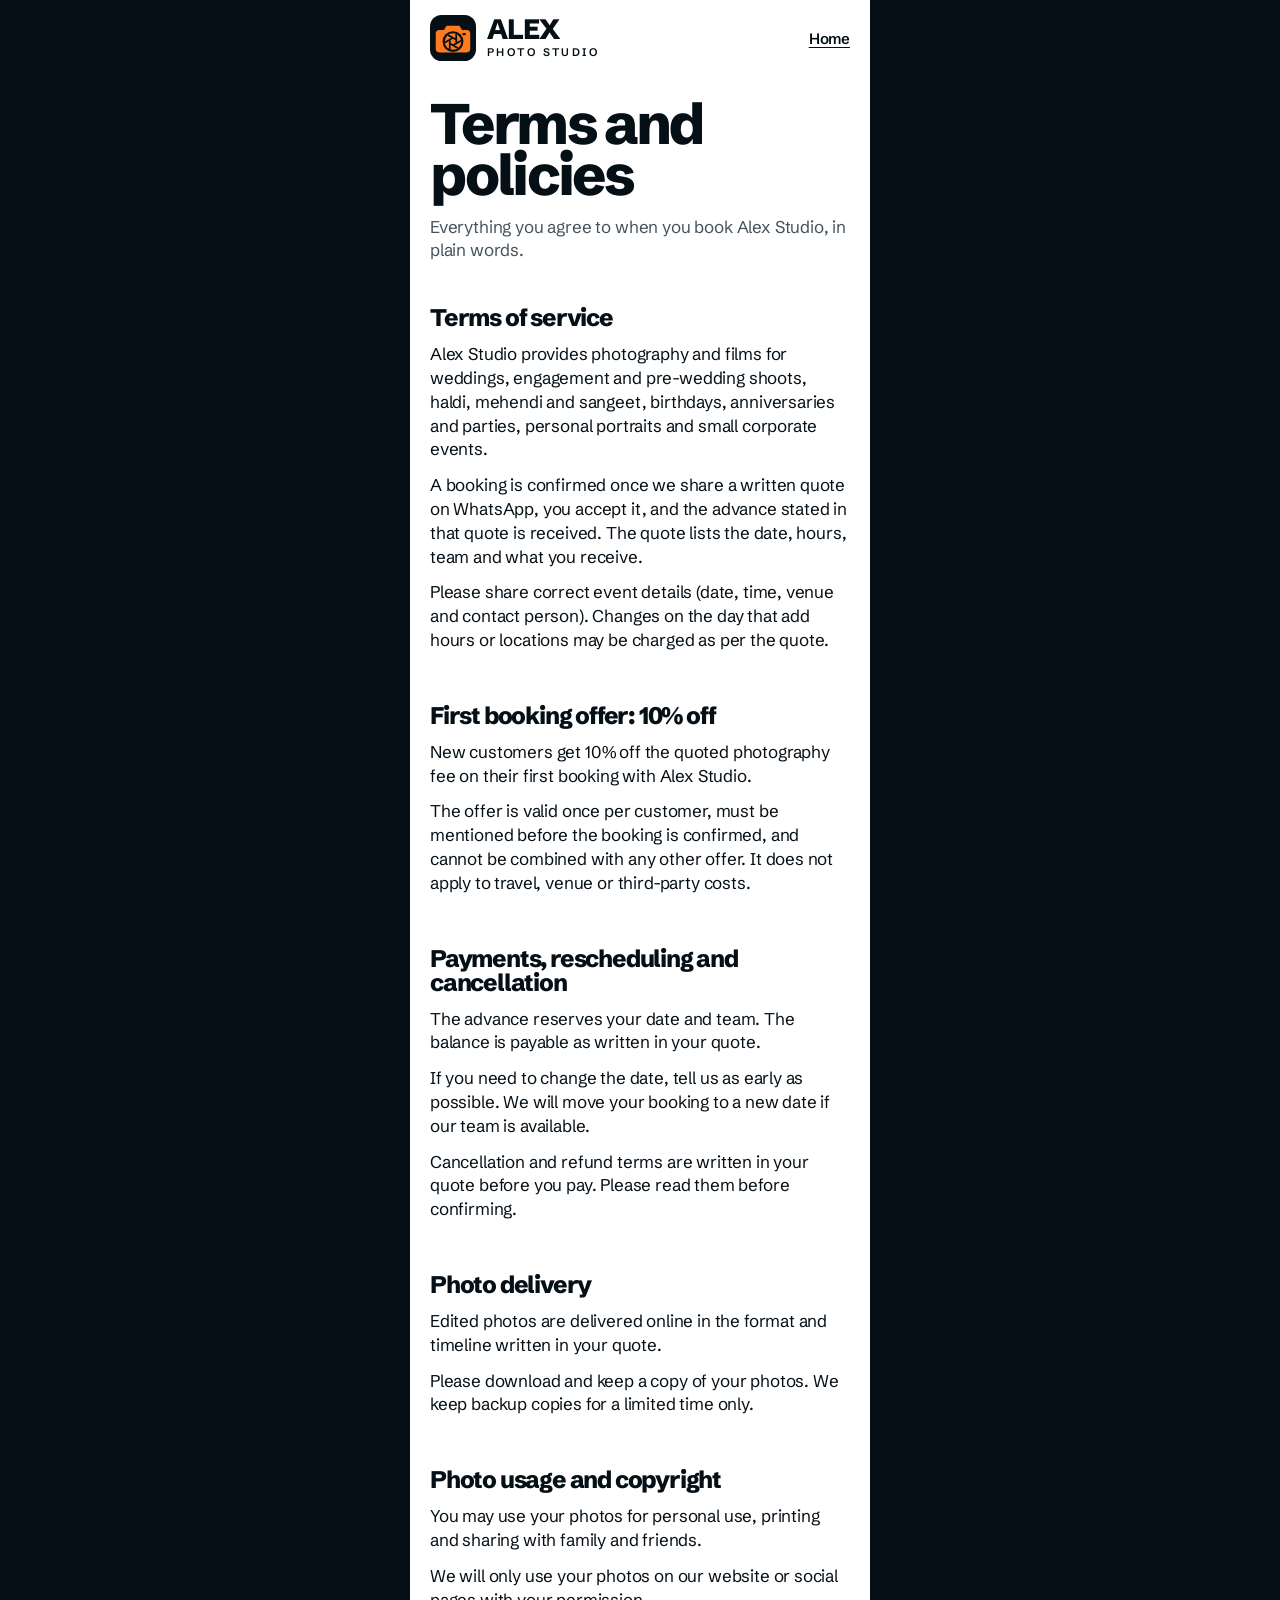
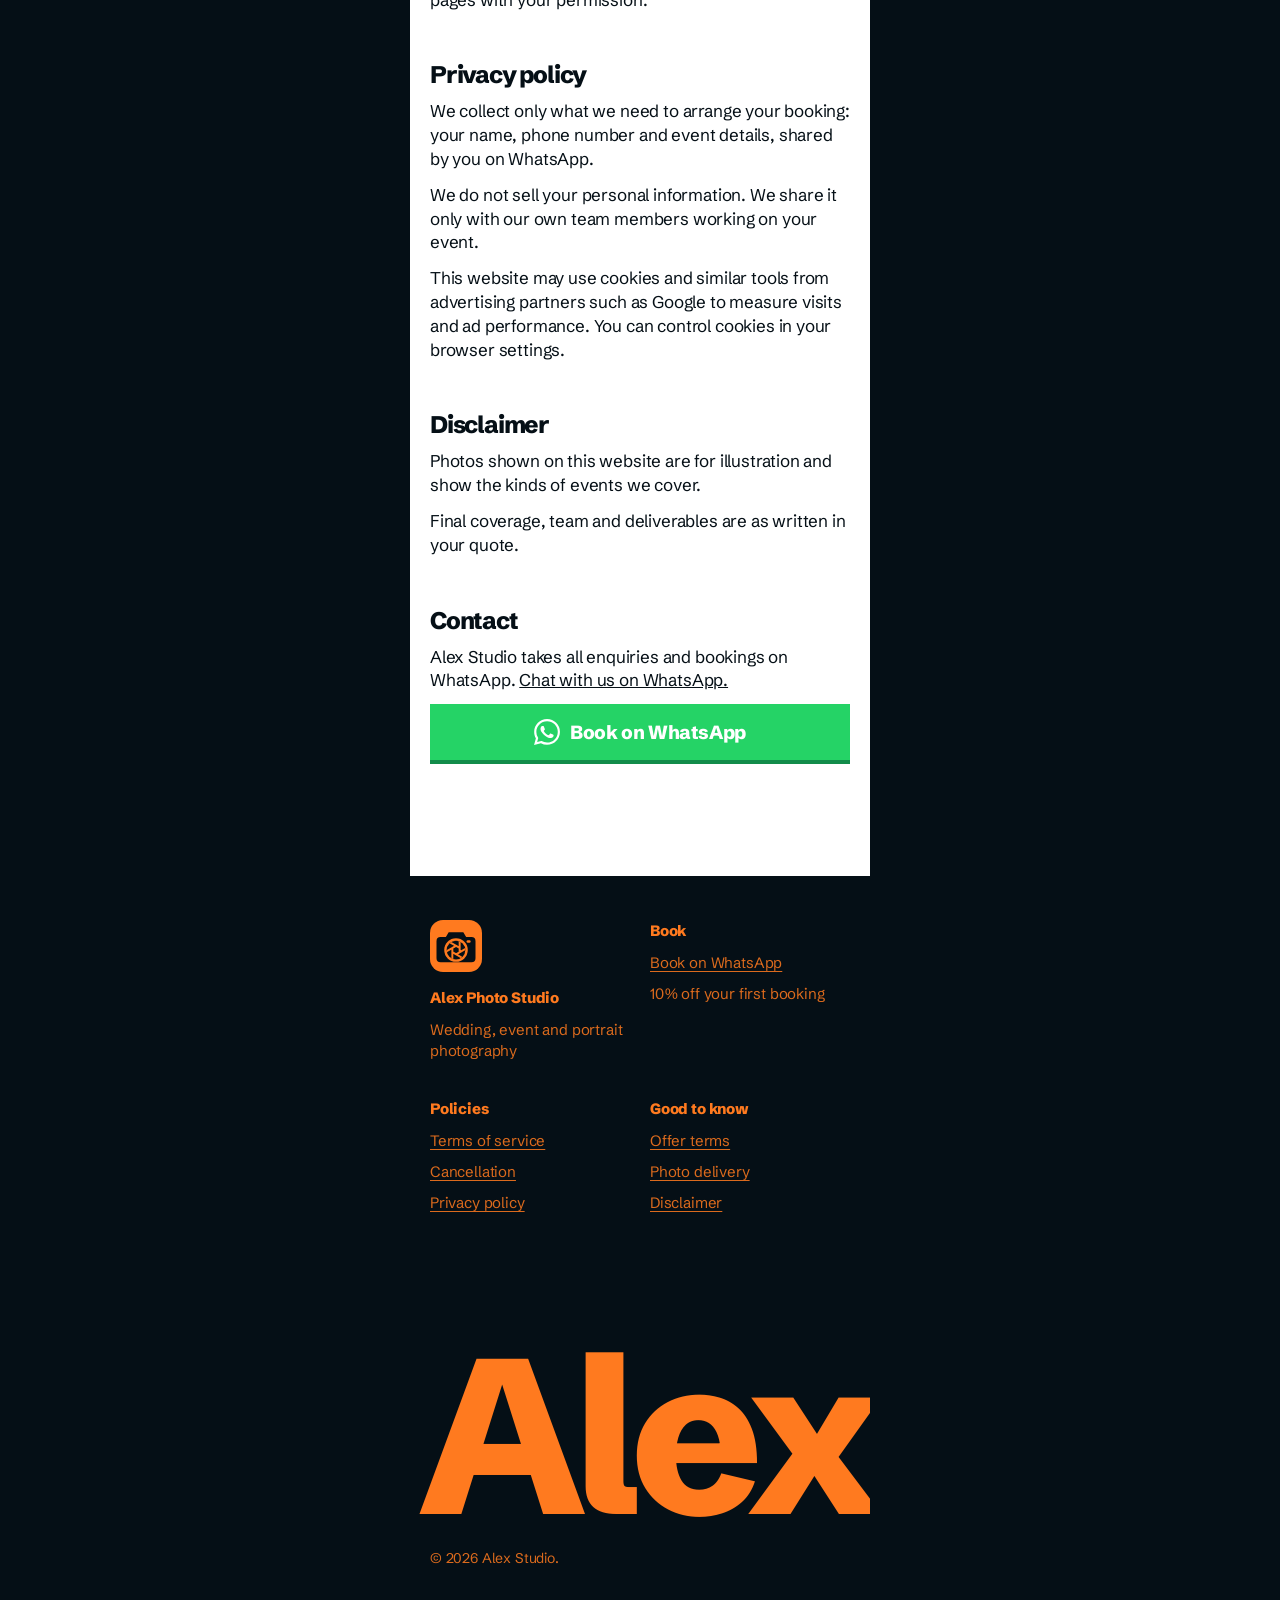
<file: policies.html>
<!doctype html>
<html lang="en">
    <head>
        <meta charset="utf-8">
        <meta name="viewport" content="width=device-width,initial-scale=1,viewport-fit=cover">
        <title>Terms and policies | Alex Studio</title>
        <meta name="theme-color" content="#ffffff">
        <link rel="icon" type="image/svg+xml" href="data:image/svg+xml,%3Csvg xmlns='http://www.w3.org/2000/svg' viewBox='0 0 64 64'%3E%3Crect width='64' height='64' rx='16' fill='%23050f16'/%3E%3Cpath d='M23 15h18l3.5 6H51a5 5 0 0 1 5 5v21a5 5 0 0 1-5 5H13a5 5 0 0 1-5-5V26a5 5 0 0 1 5-5h6.5z' fill='%23ff7a1f'/%3E%3Ccircle cx='32' cy='37' r='14.5' fill='%23050f16'/%3E%3Ccircle cx='32' cy='37' r='11.5' fill='%23ff7a1f'/%3E%3C/svg%3E">
        <link rel="preconnect" href="https://fonts.googleapis.com">
        <link rel="preconnect" href="https://fonts.gstatic.com" crossorigin>
        <link href="https://fonts.googleapis.com/css2?family=Schibsted+Grotesk:wght@400;600;800&display=swap" rel="stylesheet">
        <link rel="stylesheet" href="styles.css">
    </head>
    <body>
        <svg width="0" height="0" style="position:absolute" aria-hidden="true">
            <symbol id="wa" viewBox="0 0 24 24">
                <path d="M17.472 14.382c-.297-.149-1.758-.867-2.03-.967-.273-.099-.471-.148-.67.15-.197.297-.767.966-.94 1.164-.173.199-.347.223-.644.075-.297-.15-1.255-.463-2.39-1.475-.883-.788-1.48-1.761-1.653-2.059-.173-.297-.018-.458.13-.606.134-.133.298-.347.446-.52.149-.174.198-.298.298-.497.099-.198.05-.371-.025-.52-.075-.149-.669-1.612-.916-2.207-.242-.579-.487-.5-.669-.51-.173-.008-.371-.01-.57-.01-.198 0-.52.074-.792.372-.272.297-1.04 1.016-1.04 2.479 0 1.462 1.065 2.875 1.213 3.074.149.198 2.096 3.2 5.077 4.487.709.306 1.262.489 1.694.625.712.227 1.36.195 1.871.118.571-.085 1.758-.719 2.006-1.413.248-.694.248-1.289.173-1.413-.074-.124-.272-.198-.57-.347m-5.421 7.403h-.004a9.87 9.87 0 01-5.031-1.378l-.361-.214-3.741.982.998-3.648-.235-.374a9.86 9.86 0 01-1.51-5.26c.001-5.45 4.436-9.884 9.888-9.884 2.64 0 5.122 1.03 6.988 2.898a9.825 9.825 0 012.893 6.994c-.003 5.45-4.437 9.884-9.885 9.884m8.413-18.297A11.815 11.815 0 0012.05 0C5.495 0 .16 5.335.157 11.892c0 2.096.547 4.142 1.588 5.945L.057 24l6.305-1.654a11.882 11.882 0 005.683 1.448h.005c6.554 0 11.89-5.335 11.893-11.893a11.821 11.821 0 00-3.48-8.413Z"/>
            </symbol>
        </svg>
        <div class="page">
            <main class="pol">
                <div class="top">
                    <a class="logo" href="./" aria-label="Alex Studio home">
                        <svg class="mk" viewBox="0 0 64 64" width="46" height="46" aria-hidden="true">
                            <defs>
                                <clipPath id="L4605p">
                                    <circle cx="32" cy="37" r="11.5"/>
                                </clipPath>
                            </defs>
                            <rect width="64" height="64" rx="16" fill="#050f16"/>
                            <path d="M23 15h18l3.5 6H51a5 5 0 0 1 5 5v21a5 5 0 0 1-5 5H13a5 5 0 0 1-5-5V26a5 5 0 0 1 5-5h6.5z" fill="#ff7a1f"/>
                            <circle cx="32" cy="37" r="14.5" fill="#050f16"/>
                            <circle cx="32" cy="37" r="11.5" fill="#ff7a1f"/>
                            <path clip-path="url(#L4605p)" d="M36.50 34.40L19.19 24.40M36.50 39.60L36.50 19.60M32.00 42.20L49.32 32.20M27.50 39.60L44.81 49.60M27.50 34.40L27.50 54.40M32.00 31.80L14.68 41.80" stroke="#050f16" stroke-width="2.4" stroke-linecap="round"/>
                            <rect x="45" y="25" width="5" height="3" rx="1.5" fill="#050f16"/>
                        </svg>
                        <span>
                            <b>ALEX</b>
                            <small>PHOTO STUDIO</small>
                        </span>
                    </a>
                    <a href="./">Home</a>
                </div>
                <h1>Terms and policies</h1>
                <p>Everything you agree to when you book Alex Studio, in plain words.</p>

                <section id="terms">
                    <h2>Terms of service</h2>
                    <p>Alex Studio provides photography and films for weddings, engagement and pre-wedding shoots, haldi, mehendi and sangeet, birthdays, anniversaries and parties, personal portraits and small corporate events.</p>
                    <p>A booking is confirmed once we share a written quote on WhatsApp, you accept it, and the advance stated in that quote is received. The quote lists the date, hours, team and what you receive.</p>
                    <p>Please share correct event details (date, time, venue and contact person). Changes on the day that add hours or locations may be charged as per the quote.</p>
                </section>

                <section id="offer">
                    <h2>First booking offer: 10% off</h2>
                    <p>New customers get 10% off the quoted photography fee on their first booking with Alex Studio.</p>
                    <p>The offer is valid once per customer, must be mentioned before the booking is confirmed, and cannot be combined with any other offer. It does not apply to travel, venue or third-party costs.</p>
                </section>

                <section id="payments">
                    <h2>Payments, rescheduling and cancellation</h2>
                    <p>The advance reserves your date and team. The balance is payable as written in your quote.</p>
                    <p>If you need to change the date, tell us as early as possible. We will move your booking to a new date if our team is available.</p>
                    <p>Cancellation and refund terms are written in your quote before you pay. Please read them before confirming.</p>
                </section>

                <section id="delivery">
                    <h2>Photo delivery</h2>
                    <p>Edited photos are delivered online in the format and timeline written in your quote.</p>
                    <p>Please download and keep a copy of your photos. We keep backup copies for a limited time only.</p>
                </section>

                <section id="copyright">
                    <h2>Photo usage and copyright</h2>
                    <p>You may use your photos for personal use, printing and sharing with family and friends.</p>
                    <p>We will only use your photos on our website or social pages with your permission.</p>
                </section>

                <section id="privacy">
                    <h2>Privacy policy</h2>
                    <p>We collect only what we need to arrange your booking: your name, phone number and event details, shared by you on WhatsApp.</p>
                    <p>We do not sell your personal information. We share it only with our own team members working on your event.</p>
                    <p>This website may use cookies and similar tools from advertising partners such as Google to measure visits and ad performance. You can control cookies in your browser settings.</p>
                </section>

                <section id="disclaimer">
                    <h2>Disclaimer</h2>
                    <p>Photos shown on this website are for illustration and show the kinds of events we cover.</p>
                    <p>Final coverage, team and deliverables are as written in your quote.</p>
                </section>

                <section id="contact">
                    <h2>Contact</h2>
                    <p>Alex Studio takes all enquiries and bookings on WhatsApp. <a href="https://wa.me/917024883003?text=Hi%20Alex%20Studio!%20I%20have%20an%20enquiry." target="_blank" rel="noopener">Chat with us on WhatsApp.</a></p>
                    <a class="btn" href="https://wa.me/917024883003?text=Hi%20Alex%20Studio!%20I%20want%20to%20book%20a%20shoot." target="_blank" rel="noopener">
                        <svg class="wi" viewBox="0 0 24 24" width="24" height="24" aria-hidden="true" fill="currentColor">
                            <use href="#wa"/>
                        </svg>
                        <span>Book on WhatsApp</span>
                    </a>
                </section>
            </main>

            <footer class="k">
                <div class="cols">
                    <div>
                        <svg class="mk" viewBox="0 0 64 64" width="52" height="52" aria-hidden="true">
                            <defs>
                                <clipPath id="L52ffp">
                                    <circle cx="32" cy="37" r="11.5"/>
                                </clipPath>
                            </defs>
                            <rect width="64" height="64" rx="16" fill="#ff7a1f"/>
                            <path d="M23 15h18l3.5 6H51a5 5 0 0 1 5 5v21a5 5 0 0 1-5 5H13a5 5 0 0 1-5-5V26a5 5 0 0 1 5-5h6.5z" fill="#050f16"/>
                            <circle cx="32" cy="37" r="14.5" fill="#ff7a1f"/>
                            <circle cx="32" cy="37" r="11.5" fill="#050f16"/>
                            <path clip-path="url(#L52ffp)" d="M36.50 34.40L19.19 24.40M36.50 39.60L36.50 19.60M32.00 42.20L49.32 32.20M27.50 39.60L44.81 49.60M27.50 34.40L27.50 54.40M32.00 31.80L14.68 41.80" stroke="#ff7a1f" stroke-width="2.4" stroke-linecap="round"/>
                            <rect x="45" y="25" width="5" height="3" rx="1.5" fill="#ff7a1f"/>
                        </svg>
                        <b>Alex Photo Studio</b>
                        <span>Wedding, event and portrait photography</span>
                    </div>
                    <div>
                        <b>Book</b>
                        <a href="https://wa.me/917024883003?text=Hi%20Alex%20Studio!%20I%20want%20to%20book%20a%20shoot." target="_blank" rel="noopener">Book on WhatsApp</a>
                        <span>10% off your first booking</span>
                    </div>
                    <div>
                        <b>Policies</b>
                        <a href="#terms">Terms of service</a>
                        <a href="#payments">Cancellation</a>
                        <a href="#privacy">Privacy policy</a>
                    </div>
                    <div>
                        <b>Good to know</b>
                        <a href="#offer">Offer terms</a>
                        <a href="#delivery">Photo delivery</a>
                        <a href="#disclaimer">Disclaimer</a>
                    </div>
                </div>
                <div class="mon big" aria-hidden="true">Alex</div>
                <p class="legal" style="padding-bottom:44px">&copy; 2026 Alex Studio.</p>
            </footer>
        </div>
    </body>
</html>
</file>
<file: styles.css>
:root{--bg:#ff7a1f;--ink:#050f16;--muted:#5a2306;--white:#ffffff;--soft:#46525a;--m:20px;
--small:.875rem;--body:1.0625rem;--lead:1.25rem;--head:1.75rem}
*{box-sizing:border-box;margin:0;padding:0}
html{background:var(--ink);-webkit-text-size-adjust:100%;scroll-behavior:smooth}
body{font-family:"Schibsted Grotesk",system-ui,-apple-system,"Segoe UI",Roboto,Arial,sans-serif;font-size:var(--body);line-height:1.4;letter-spacing:-.01em;color:var(--ink);-webkit-font-smoothing:antialiased}
.page{width:min(100%,460px);margin-inline:auto;background:var(--bg);container-type:inline-size;overflow:hidden;position:relative}
a{color:inherit}
img{display:block;width:100%;height:auto}
:focus-visible{outline:3px solid currentColor;outline-offset:3px}
h1,h2,.big{font-weight:800;letter-spacing:-.05em;line-height:.9}
h2{font-size:var(--head);line-height:1}
section,footer{padding:72px var(--m)}
.o{background:var(--bg);color:var(--ink)}
.w{background:var(--white);color:var(--ink)}
.k{background:var(--ink);color:var(--bg)}

/* button: one shape everywhere */
.btn{display:flex;align-items:center;justify-content:center;gap:10px;min-height:60px;padding:0 20px;background:#25d366;color:#fff;font-weight:800;font-size:1.1875rem;letter-spacing:-.02em;text-decoration:none;white-space:nowrap;touch-action:manipulation;transition:transform .15s ease,background-color .15s ease,color .15s ease}
.btn:active{transform:scale(.97)}
.btn{border-bottom:4px solid #128c4a}
.btn .wi{width:26px;height:26px}
@media (hover:hover){.btn:hover{background:#1ebe5a}}
.wi{flex:none}

/* hero */
.hero{display:flex;flex-direction:column;padding:0 var(--m)}
.top{display:flex;justify-content:space-between;align-items:center;height:76px;font-weight:600;font-size:.9375rem}
.top a{text-decoration:none;padding:12px 0}
.top a:last-child{text-decoration:underline;text-underline-offset:3px}
.logo{display:flex;align-items:center;gap:11px}
.logo .mk{flex:none}
.logo b{display:block;font-size:1.75rem;font-weight:800;letter-spacing:-.04em;line-height:.85}
.logo small{display:block;font-size:.6875rem;font-weight:600;letter-spacing:.22em;line-height:1;margin-top:5px}
.cols .mk{margin-bottom:10px}
h1{font-size:10.4vw;font-size:10.4cqw;margin-top:22px}
h1 span{display:block;white-space:nowrap}
.lead{font-size:var(--lead);line-height:1.25;font-weight:600;margin-top:18px;max-width:22em}
.hero .btn{margin-top:24px}
.coupon{margin-top:14px;background:var(--ink);color:#fff;border-radius:8px;
-webkit-mask:radial-gradient(circle 13px at 0 132px,#0000 97%,#000) left/51% 100% no-repeat,radial-gradient(circle 13px at 100% 132px,#0000 97%,#000) right/51% 100% no-repeat;
mask:radial-gradient(circle 13px at 0 132px,#0000 97%,#000) left/51% 100% no-repeat,radial-gradient(circle 13px at 100% 132px,#0000 97%,#000) right/51% 100% no-repeat}
.cp-top{height:132px;display:flex;align-items:flex-end;gap:12px;padding:0 22px 16px}
.cp-n{font-size:118px;font-weight:800;letter-spacing:-.06em;line-height:.78;color:#ffd84d}
.cp-off{display:flex;flex-direction:column;padding-bottom:2px}
.cp-off b{font-size:2.5rem;font-weight:800;letter-spacing:-.04em;line-height:.85;color:#fff}
.cp-off small{font-size:.9375rem;font-weight:600;color:#ffd84d;margin-top:6px}
.cp-bot{border-top:2px dashed rgba(255,255,255,.35);margin:0 18px;padding:14px 4px 18px}
.cp-bot b{display:block;font-size:1.0625rem;font-weight:800;letter-spacing:-.02em;line-height:1.25}
.cp-bot span{display:block;font-size:.9375rem;opacity:.82;margin-top:4px;line-height:1.35}
.mon{margin-top:30px;font-size:48vw;font-size:48cqw;line-height:.74;white-space:nowrap;margin-left:-.05em;margin-bottom:-.115em;transform-origin:0 100%;user-select:none}

/* specialities */
.specs h2{margin-bottom:36px}
.spec{margin-bottom:28px}
.spec b{display:block;font-size:var(--lead);font-weight:800;letter-spacing:-.03em}
.spec span{color:var(--soft)}
.guide{background:var(--bg);margin:44px calc(var(--m) * -1) -72px;padding:36px var(--m)}
.guide p:first-child{font-size:var(--head);font-weight:800;letter-spacing:-.05em;line-height:1}
.guide p+p{margin-top:12px;color:var(--muted);font-weight:600}

/* poster list */
.list{padding-top:80px;padding-bottom:64px}
.list h2{margin-bottom:34px}
.list li{list-style:none}
.list b{display:block;font-size:11.4vw;font-size:11.4cqw;font-weight:800;letter-spacing:-.05em;line-height:.92;white-space:nowrap}
.list span{display:block;font-size:.9375rem;color:var(--muted);font-weight:600;margin:6px 0 22px;max-width:24em}

/* gallery */
.gal h2{margin-bottom:12px}
.gal>p{margin-bottom:44px;opacity:.86}
figure{margin-bottom:56px}
figure img{aspect-ratio:4/5;object-fit:cover;background:#1c2a33}
figcaption{font-size:var(--small);margin-top:10px;opacity:.86}
.w70{width:70%}.w84{width:84%}.w56{width:56%}
.w100{width:calc(100% + var(--m)*2);margin-left:calc(var(--m)*-1)}
.w100 figcaption{padding-left:var(--m)}
figure.r{margin-left:auto}

/* offer */
.offer .pct{font-size:40vw;font-size:40cqw;line-height:.8;margin-left:-.05em}
.offer h2{margin-top:14px}
.offer p{margin:16px 0 26px;color:var(--soft)}

/* steps */
.steps .st{margin-bottom:38px}
.steps .st:nth-child(2){margin-left:6cqw}.steps .st:nth-child(3){margin-left:12cqw}.steps .st:nth-child(4){margin-left:18cqw;margin-bottom:0}
.steps h2,.steps .st>b{display:block;font-size:8.4vw;font-size:8.4cqw;font-weight:800;letter-spacing:-.05em;line-height:1}
.steps p{margin-top:10px;color:var(--muted);font-weight:600;font-size:1rem}

/* band: the whole band is the link */
.band{display:flex;flex-direction:column;justify-content:space-between;min-height:46svh;padding:24px var(--m) 0;text-decoration:none;background:var(--white);color:var(--ink);overflow:hidden;transition:background-color .12s,color .12s}
.band:active,.band:focus-visible{background:var(--ink);color:var(--bg)}
@media (hover:hover){.band:hover{background:var(--ink);color:var(--bg)}}
.band .row{display:flex;justify-content:space-between;gap:20px;align-items:flex-start}
.band .row p{font-weight:600;max-width:15em;line-height:1.25}
.band .row h2{font-size:var(--body);font-weight:800;letter-spacing:-.02em;line-height:1.25;display:flex;gap:8px;align-items:center;margin-bottom:6px}
.band .word{font-size:39vw;font-size:39cqw;line-height:.8;margin-left:-.06em;margin-bottom:-.02em;padding-bottom:20px;white-space:nowrap}

/* footer */
footer{padding:44px var(--m) 0}
.cols{display:grid;grid-template-columns:1fr 1fr;gap:32px 20px;font-size:.9375rem}
.cols b{display:block;font-weight:800;margin-bottom:6px}
.cols a,.cols span{display:block;text-decoration:none;opacity:.86;padding:5px 0}
.cols a{text-decoration:underline;text-underline-offset:3px}
footer .mon{padding-top:15svh;margin-top:0;margin-bottom:.03em}
.legal{font-size:var(--small);padding:26px 0 110px;opacity:.86}

/* sticky bar */
.bar{position:fixed;left:50%;bottom:0;width:min(100%,460px);transform:translate(-50%,110%);transition:transform .3s cubic-bezier(.2,.7,.2,1);z-index:40;padding:8px 8px calc(8px + env(safe-area-inset-bottom));background:var(--bg)}
.bar.on{transform:translate(-50%,0)}
.bar .btn{min-height:56px}
.bar small{display:block;text-align:center;font-size:var(--small);font-weight:600;margin-top:6px}

/* policies */
.pol{background:var(--white);padding:0 var(--m) 72px}
.pol h1{font-size:12.4vw;font-size:12.4cqw;margin:22px 0 14px}
.pol>p{color:var(--soft);margin-bottom:44px}
.pol section{padding:0 0 40px}
.pol h2{font-size:1.5rem;margin-bottom:12px}
.pol section p{margin-bottom:12px}
.pol .btn{margin-top:8px}

/* motion */
.js .rv{opacity:0;transform:translateY(24px);transition:opacity .6s cubic-bezier(.2,.7,.2,1),transform .6s cubic-bezier(.2,.7,.2,1)}
.js .rv.in{opacity:1;transform:none}
.js .rv.d1{transition-delay:.08s}.js .rv.d2{transition-delay:.16s}.js .rv.d3{transition-delay:.24s}
.js figure.rv img{clip-path:inset(100% 0 0 0);transition:clip-path .8s cubic-bezier(.2,.7,.2,1)}
.js figure.rv.in img{clip-path:inset(0)}
@supports (animation-timeline:view()){
 .hero .mon{animation:shrink linear both;animation-timeline:view();animation-range:exit 0% exit 100%}
 footer .mon{animation:grow linear both;animation-timeline:view();animation-range:entry 0% cover 45%}
 @keyframes shrink{to{transform:scale(.93)}}
 @keyframes grow{from{transform:scale(.93)}to{transform:scale(1)}}
}
@media (prefers-reduced-motion:reduce){.js .rv,.js figure.rv img{opacity:1;transform:none;clip-path:none;transition:none}*{animation:none!important;scroll-behavior:auto!important}.bar{transition:none}}
</file>
